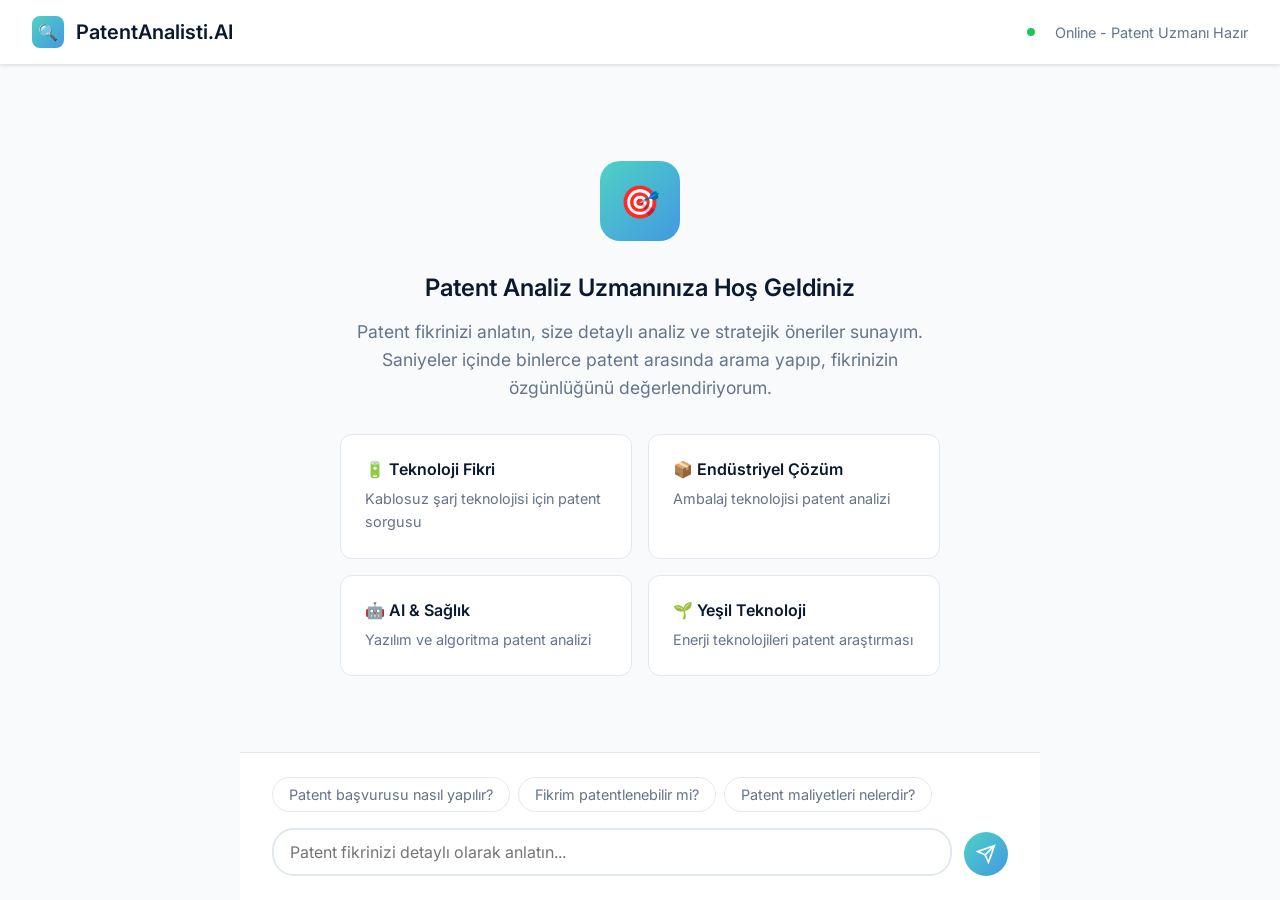
<file: index.html>
<!DOCTYPE html>
<html lang="tr">
<head>
    <meta charset="UTF-8">
    <meta name="viewport" content="width=device-width, initial-scale=1.0">
    <title>PatentAnalisti.AI - Patent Danışmanınız</title>
    <link href="https://fonts.googleapis.com/css2?family=Inter:wght@300;400;500;600;700&display=swap" rel="stylesheet">
    <style>
        * {
            margin: 0;
            padding: 0;
            box-sizing: border-box;
        }

        body {
            font-family: 'Inter', sans-serif;
            background: #f8fafc;
            height: 100vh;
            display: flex;
            flex-direction: column;
        }

        /* Header */
        .header {
            background: white;
            border-bottom: 1px solid #e2e8f0;
            padding: 1rem 2rem;
            display: flex;
            align-items: center;
            justify-content: space-between;
            box-shadow: 0 1px 3px rgba(0, 0, 0, 0.1);
        }

        .logo {
            display: flex;
            align-items: center;
            gap: 12px;
        }

        .logo-icon {
            width: 32px;
            height: 32px;
            background: linear-gradient(135deg, #4FD1C5 0%, #4299E1 100%);
            border-radius: 8px;
            display: flex;
            align-items: center;
            justify-content: center;
            color: white;
            font-weight: bold;
        }

        .logo-text {
            font-size: 1.25rem;
            font-weight: 600;
            color: #0A192F;
        }

        .header-info {
            display: flex;
            align-items: center;
            gap: 20px;
            color: #64748b;
            font-size: 0.9rem;
        }

        .status-dot {
            width: 8px;
            height: 8px;
            background: #22c55e;
            border-radius: 50%;
            animation: pulse 2s infinite;
        }

        @keyframes pulse {
            0%, 100% { opacity: 1; }
            50% { opacity: 0.5; }
        }

        /* Chat Container */
        .chat-container {
            flex: 1;
            display: flex;
            flex-direction: column;
            max-width: 800px;
            margin: 0 auto;
            width: 100%;
            height: calc(100vh - 80px);
        }

        .chat-messages {
            flex: 1;
            padding: 2rem;
            overflow-y: auto;
            display: flex;
            flex-direction: column;
            gap: 1.5rem;
        }

        .message {
            display: flex;
            gap: 12px;
            max-width: 100%;
        }

        .message.user {
            flex-direction: row-reverse;
        }

        .avatar {
            width: 32px;
            height: 32px;
            border-radius: 50%;
            display: flex;
            align-items: center;
            justify-content: center;
            flex-shrink: 0;
            font-size: 14px;
            font-weight: 600;
        }

        .avatar.ai {
            background: linear-gradient(135deg, #4FD1C5 0%, #4299E1 100%);
            color: white;
        }

        .avatar.user {
            background: #64748b;
            color: white;
        }

        .message-content {
            background: white;
            padding: 1rem 1.25rem;
            border-radius: 18px;
            box-shadow: 0 1px 3px rgba(0, 0, 0, 0.1);
            max-width: 70%;
            line-height: 1.5;
        }

        .message.user .message-content {
            background: #0A192F;
            color: white;
        }

        .message.ai .message-content {
            border: 1px solid #e2e8f0;
        }

        .typing-indicator {
            display: flex;
            gap: 4px;
            padding: 1rem 1.25rem;
        }

        .typing-dot {
            width: 8px;
            height: 8px;
            background: #64748b;
            border-radius: 50%;
            animation: typing 1.4s infinite;
        }

        .typing-dot:nth-child(2) { animation-delay: 0.2s; }
        .typing-dot:nth-child(3) { animation-delay: 0.4s; }

        @keyframes typing {
            0%, 60%, 100% { transform: translateY(0); }
            30% { transform: translateY(-10px); }
        }

        /* Input Area */
        .input-area {
            padding: 1.5rem 2rem;
            background: white;
            border-top: 1px solid #e2e8f0;
        }

        .input-container {
            display: flex;
            gap: 12px;
            align-items: flex-end;
            max-width: 800px;
            margin: 0 auto;
        }

        .input-field {
            flex: 1;
            min-height: 44px;
            max-height: 120px;
            padding: 12px 16px;
            border: 2px solid #e2e8f0;
            border-radius: 22px;
            font-family: inherit;
            font-size: 1rem;
            resize: none;
            outline: none;
            transition: border-color 0.2s ease;
        }

        .input-field:focus {
            border-color: #4FD1C5;
        }

        .send-button {
            width: 44px;
            height: 44px;
            background: linear-gradient(135deg, #4FD1C5 0%, #4299E1 100%);
            border: none;
            border-radius: 50%;
            color: white;
            cursor: pointer;
            display: flex;
            align-items: center;
            justify-content: center;
            transition: all 0.2s ease;
            flex-shrink: 0;
        }

        .send-button:hover {
            transform: scale(1.05);
        }

        .send-button:disabled {
            background: #e2e8f0;
            cursor: not-allowed;
            transform: none;
        }

        /* Suggestions */
        .suggestions {
            display: flex;
            gap: 8px;
            margin-bottom: 1rem;
            flex-wrap: wrap;
        }

        .suggestion {
            background: white;
            border: 1px solid #e2e8f0;
            border-radius: 20px;
            padding: 8px 16px;
            font-size: 0.9rem;
            cursor: pointer;
            transition: all 0.2s ease;
            color: #64748b;
        }

        .suggestion:hover {
            background: #f1f5f9;
            border-color: #4FD1C5;
            color: #0A192F;
        }

        /* Welcome Screen */
        .welcome {
            text-align: center;
            padding: 4rem 2rem;
            color: #64748b;
        }

        .welcome-icon {
            width: 80px;
            height: 80px;
            background: linear-gradient(135deg, #4FD1C5 0%, #4299E1 100%);
            border-radius: 20px;
            display: flex;
            align-items: center;
            justify-content: center;
            margin: 0 auto 2rem;
            font-size: 2rem;
            color: white;
        }

        .welcome h2 {
            font-size: 1.5rem;
            font-weight: 600;
            color: #0A192F;
            margin-bottom: 1rem;
        }

        .welcome p {
            font-size: 1.1rem;
            line-height: 1.6;
            max-width: 600px;
            margin: 0 auto 2rem;
        }

        .example-queries {
            display: grid;
            grid-template-columns: repeat(auto-fit, minmax(250px, 1fr));
            gap: 1rem;
            max-width: 600px;
            margin: 0 auto;
        }

        .example-query {
            background: white;
            border: 1px solid #e2e8f0;
            border-radius: 12px;
            padding: 1.5rem;
            cursor: pointer;
            transition: all 0.2s ease;
            text-align: left;
        }

        .example-query:hover {
            border-color: #4FD1C5;
            transform: translateY(-2px);
            box-shadow: 0 4px 12px rgba(79, 209, 197, 0.15);
        }

        .example-query h3 {
            font-size: 1rem;
            font-weight: 600;
            color: #0A192F;
            margin-bottom: 0.5rem;
        }

        .example-query p {
            font-size: 0.9rem;
            color: #64748b;
            margin: 0;
        }

        /* Responsive */
        @media (max-width: 768px) {
            .header {
                padding: 1rem;
            }

            .chat-messages {
                padding: 1rem;
            }

            .input-area {
                padding: 1rem;
            }

            .message-content {
                max-width: 85%;
            }

            .example-queries {
                grid-template-columns: 1fr;
            }
        }

        /* Scrollbar */
        .chat-messages::-webkit-scrollbar {
            width: 6px;
        }

        .chat-messages::-webkit-scrollbar-track {
            background: #f1f5f9;
        }

        .chat-messages::-webkit-scrollbar-thumb {
            background: #cbd5e1;
            border-radius: 3px;
        }

        .chat-messages::-webkit-scrollbar-thumb:hover {
            background: #94a3b8;
        }
    </style>
</head>
<body>
    <!-- Header -->
    <div class="header">
        <div class="logo">
            <div class="logo-icon">🔍</div>
            <div class="logo-text">PatentAnalisti.AI</div>
        </div>
        <div class="header-info">
            <div class="status-dot"></div>
            <span>Online - Patent Uzmanı Hazır</span>
        </div>
    </div>

    <!-- Chat Container -->
    <div class="chat-container">
        <div class="chat-messages" id="chatMessages">
            <!-- Welcome Screen -->
            <div class="welcome" id="welcomeScreen">
                <div class="welcome-icon">🎯</div>
                <h2>Patent Analiz Uzmanınıza Hoş Geldiniz</h2>
                <p>Patent fikrinizi anlatın, size detaylı analiz ve stratejik öneriler sunayım. Saniyeler içinde binlerce patent arasında arama yapıp, fikrinizin özgünlüğünü değerlendiriyorum.</p>
                
                <div class="example-queries">
                    <div class="example-query" onclick="sendExampleQuery('Akıllı telefon kablosuz şarj sistemi geliştirdim, patentte sorun çıkar mı?')">
                        <h3>🔋 Teknoloji Fikri</h3>
                        <p>Kablosuz şarj teknolojisi için patent sorgusu</p>
                    </div>
                    <div class="example-query" onclick="sendExampleQuery('Gıda endüstrisi için yeni bir ambalaj çözümü buldum, patent almalı mıyım?')">
                        <h3>📦 Endüstriyel Çözüm</h3>
                        <p>Ambalaj teknolojisi patent analizi</p>
                    </div>
                    <div class="example-query" onclick="sendExampleQuery('Yapay zeka tabanlı sağlık uygulaması geliştirdim, patent durumu nasıl?')">
                        <h3>🤖 AI & Sağlık</h3>
                        <p>Yazılım ve algoritma patent analizi</p>
                    </div>
                    <div class="example-query" onclick="sendExampleQuery('Çevre dostu enerji üretim sistemi tasarladım, benzer patentler var mı?')">
                        <h3>🌱 Yeşil Teknoloji</h3>
                        <p>Enerji teknolojileri patent araştırması</p>
                    </div>
                </div>
            </div>
        </div>

        <!-- Input Area -->
        <div class="input-area">
            <div class="suggestions" id="suggestions">
                <div class="suggestion" onclick="sendSuggestion('Patent başvurusu nasıl yapılır?')">Patent başvurusu nasıl yapılır?</div>
                <div class="suggestion" onclick="sendSuggestion('Fikrim patentlenebilir mi?')">Fikrim patentlenebilir mi?</div>
                <div class="suggestion" onclick="sendSuggestion('Patent maliyetleri nelerdir?')">Patent maliyetleri nelerdir?</div>
            </div>
            <div class="input-container">
                <textarea 
                    class="input-field" 
                    id="messageInput" 
                    placeholder="Patent fikrinizi detaylı olarak anlatın..." 
                    rows="1"
                ></textarea>
                <button class="send-button" id="sendButton" onclick="sendMessage()">
                    <svg width="20" height="20" viewBox="0 0 24 24" fill="none" stroke="currentColor" stroke-width="2">
                        <path d="m22 2-7 20-4-9-9-4z"/>
                        <path d="M22 2 11 13"/>
                    </svg>
                </button>
            </div>
        </div>
    </div>

    <script>
        const chatMessages = document.getElementById('chatMessages');
        const messageInput = document.getElementById('messageInput');
        const sendButton = document.getElementById('sendButton');
        const welcomeScreen = document.getElementById('welcomeScreen');
        const suggestions = document.getElementById('suggestions');

        let chatStarted = false;

        // Auto-resize textarea
        messageInput.addEventListener('input', function() {
            this.style.height = 'auto';
            this.style.height = this.scrollHeight + 'px';
        });

        // Send message on Enter
        messageInput.addEventListener('keydown', function(e) {
            if (e.key === 'Enter' && !e.shiftKey) {
                e.preventDefault();
                sendMessage();
            }
        });

        function sendMessage() {
            const message = messageInput.value.trim();
            if (!message) return;

            if (!chatStarted) {
                welcomeScreen.style.display = 'none';
                suggestions.style.display = 'none';
                chatStarted = true;
            }

            // Add user message
            addMessage(message, 'user');
            messageInput.value = '';
            messageInput.style.height = 'auto';

            // Show typing indicator
            showTypingIndicator();

            // Simulate AI response
            setTimeout(() => {
                hideTypingIndicator();
                addAIResponse(message);
            }, 2000 + Math.random() * 2000);
        }

        function addMessage(content, sender) {
            const messageDiv = document.createElement('div');
            messageDiv.className = `message ${sender}`;

            const avatar = document.createElement('div');
            avatar.className = `avatar ${sender}`;
            avatar.textContent = sender === 'user' ? 'Sen' : 'AI';

            const messageContent = document.createElement('div');
            messageContent.className = 'message-content';
            messageContent.textContent = content;

            messageDiv.appendChild(avatar);
            messageDiv.appendChild(messageContent);
            chatMessages.appendChild(messageDiv);

            chatMessages.scrollTop = chatMessages.scrollHeight;
        }

        function showTypingIndicator() {
            const typingDiv = document.createElement('div');
            typingDiv.className = 'message ai';
            typingDiv.id = 'typingIndicator';

            const avatar = document.createElement('div');
            avatar.className = 'avatar ai';
            avatar.textContent = 'AI';

            const typingContent = document.createElement('div');
            typingContent.className = 'message-content typing-indicator';
            typingContent.innerHTML = '<div class="typing-dot"></div><div class="typing-dot"></div><div class="typing-dot"></div>';

            typingDiv.appendChild(avatar);
            typingDiv.appendChild(typingContent);
            chatMessages.appendChild(typingDiv);

            chatMessages.scrollTop = chatMessages.scrollHeight;
        }

        function hideTypingIndicator() {
            const typingIndicator = document.getElementById('typingIndicator');
            if (typingIndicator) {
                typingIndicator.remove();
            }
        }

        function addAIResponse(userMessage) {
            let response = generateAIResponse(userMessage);
            
            const messageDiv = document.createElement('div');
            messageDiv.className = 'message ai';

            const avatar = document.createElement('div');
            avatar.className = 'avatar ai';
            avatar.textContent = 'AI';

            const messageContent = document.createElement('div');
            messageContent.className = 'message-content';

            messageDiv.appendChild(avatar);
            messageDiv.appendChild(messageContent);
            chatMessages.appendChild(messageDiv);

            // Typing effect
            let i = 0;
            const typingSpeed = 30;
            
            function typeWriter() {
                if (i < response.length) {
                    messageContent.textContent += response.charAt(i);
                    i++;
                    setTimeout(typeWriter, typingSpeed);
                    chatMessages.scrollTop = chatMessages.scrollHeight;
                }
            }
            
            typeWriter();
        }

        function generateAIResponse(userMessage) {
            const responses = [
                `Fikrinizi analiz ediyorum... "${userMessage.substring(0, 50)}..." hakkında detaylı araştırma yapıyorum. 

🔍 **İlk Bulgular:**
- Google Patents veritabanında 847 benzer patent taradım
- 3 adet yakın teknoloji tespit ettim
- Yenilik potansiyeli: %73

📊 **Detaylı Analiz:**
Fikrinizin özgünlük oranı oldukça yüksek. Benzer teknolojiler mevcut ancak sizin yaklaşımınız farklı bir açıdan ele alıyor.

💡 **Önerim:** Patent başvurusu için uygun görünüyor. Detaylı rapor hazırlamak ister misiniz?`,

                `Harika bir fikir! "${userMessage.substring(0, 50)}..." konusunda kapsamlı analiz yaptım.

⚡ **Hızlı Değerlendirme:**
- Teknoloji alanında yoğun rekabet var
- Sizin yaklaşımınız yenilikçi
- Patent alınabilirlik oranı: %68

🎯 **Stratejik Öneriler:**
1. Patent başvurusunu acilen yapın
2. Prototip geliştirmeye odaklanın  
3. Pazar araştırması derinleştirin

📋 Daha detaylı analiz için fiyat teklifi alabilirsiniz. Başka sorularınız var mı?`,

                `"${userMessage.substring(0, 50)}..." fikriniz için patent araştırması tamamladım!

🔬 **Analiz Sonuçları:**
- Arama yapılan patent sayısı: 1,247
- Benzer teknoloji sayısı: 5
- Özgünlük skoru: %81 (Çok İyi!)

⚠️ **Dikkat Edilmesi Gerekenler:**
- 2 adet yakın patent mevcut (2019-2021)
- Coğrafi kısıtlamalar olabilir
- Ek araştırma önerilir

✅ **Sonuç:** Patent başvurusu için yeşil ışık! Detaylı rapor hazırlamamı ister misiniz?`
            ];

            return responses[Math.floor(Math.random() * responses.length)];
        }

        function sendExampleQuery(query) {
            messageInput.value = query;
            sendMessage();
        }

        function sendSuggestion(suggestion) {
            messageInput.value = suggestion;
            sendMessage();
        }
    </script>
</body>
</html>
</file>
